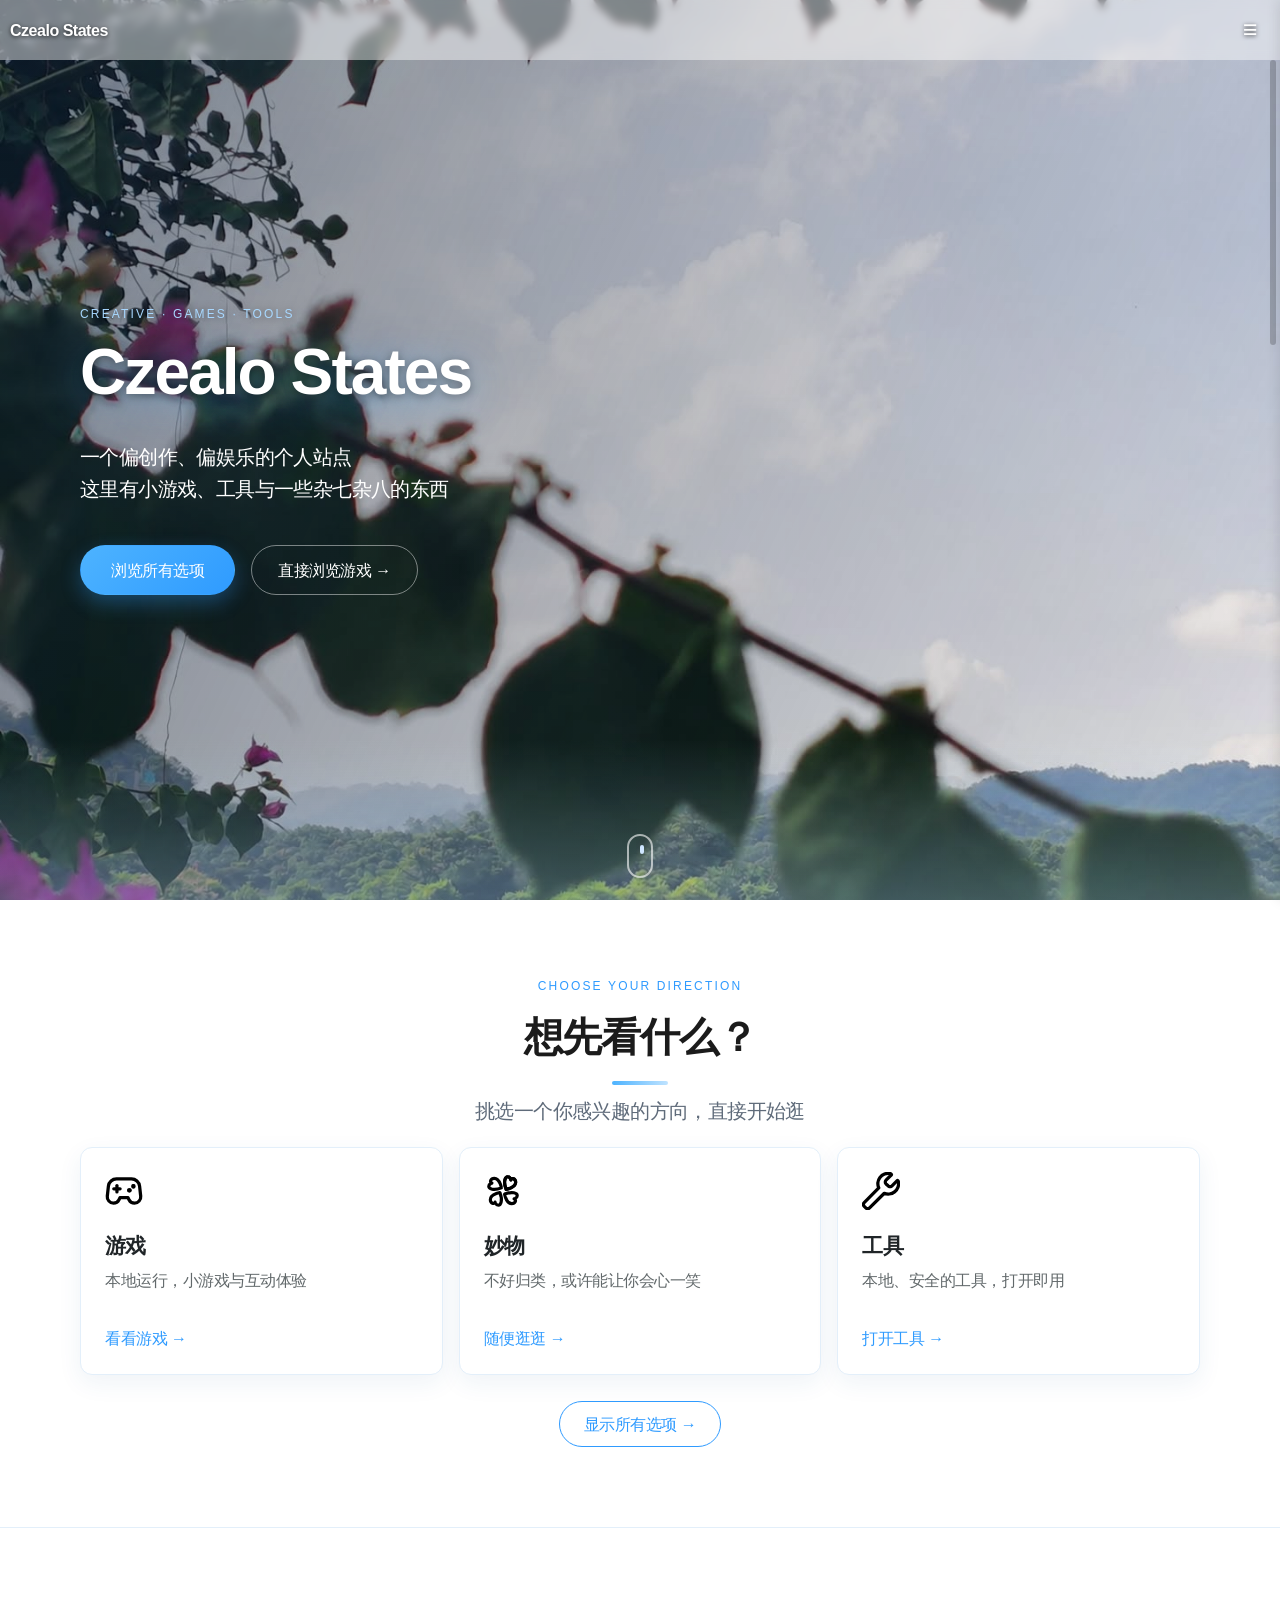
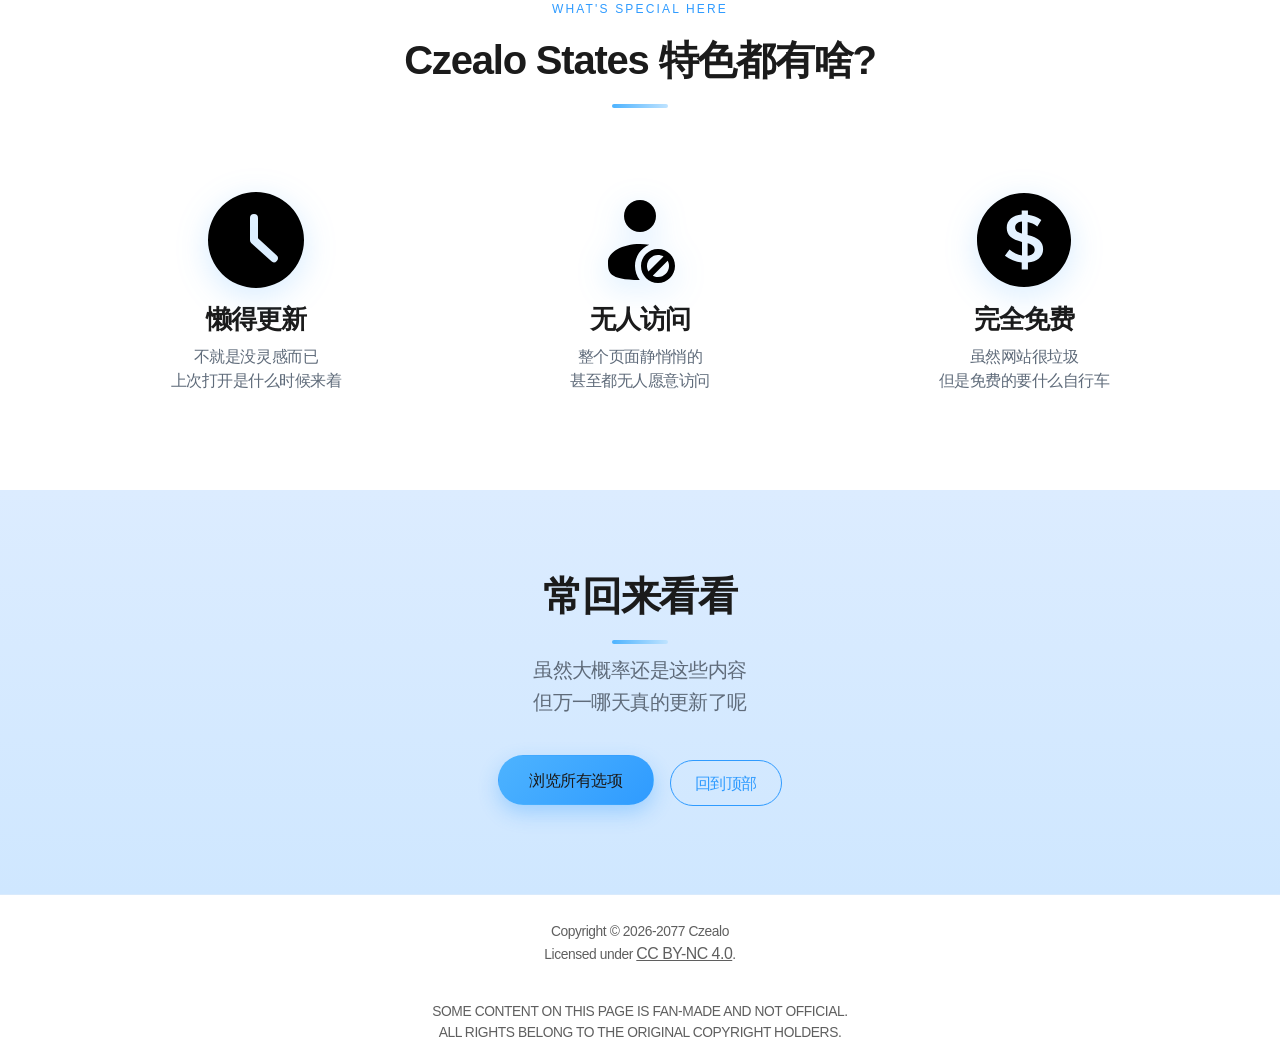
<file: index.html>
<!DOCTYPE html>
<html lang="zh-CN">
<head>
<meta charset="UTF-8">
<meta name="viewport" content="width=device-width, initial-scale=1.0">
<meta name="theme-color" content="#eef6ff">
<meta name="description" content="Czealo States —— 一个偏创作、偏娱乐的个人站点：本地小游戏、实用工具与各种杂七杂八的东西。">
<meta name="author" content="Czealo">
<meta property="og:site_name" content="Czealo States">
<meta property="og:type" content="website">
<meta property="og:title" content="Czealo States - 个人创作、游戏与工具">
<meta property="og:description" content="一个偏创作、偏娱乐的个人站点，这里有小游戏、工具与一些杂七杂八的东西。">
<meta property="og:locale" content="zh_CN">
<title>Czealo States - 个人创作、游戏与工具</title>
<link rel="icon" type="image/png" href="/favicon.png">
<link rel="dns-prefetch" href="https://font.kivo.wiki">
<link rel="preconnect" href="https://font.kivo.wiki" crossorigin>
<link rel="preload" as="image" href="/_assets/gallery/bg.jpg" fetchpriority="high">
<link rel="stylesheet" href="/_assets/style/common.css">
<link rel="stylesheet" href="./index.css">
</head>
<body>
<a class="skip-link" href="#main">跳到主要内容</a>

<!-- 背景：移动端显示图片，桌面端播放视频 -->
<div class="bg" aria-hidden="true"></div>
<script>
(function () {
  var background = document.querySelector('.bg');
  if (!background) return;

  // 背景高度实时撑满视口高度
  var viewport = window.visualViewport;
  var updateBackgroundHeight = function () {
    background.style.height = (viewport ? viewport.height : window.innerHeight) + 'px';
  };
  updateBackgroundHeight();
  window.addEventListener('resize', updateBackgroundHeight);
  if (viewport) viewport.addEventListener('resize', updateBackgroundHeight);

  // 手机 / 触屏设备使用图片背景，桌面端使用视频背景（设置页可强制图片）
  var isMobile = localStorage.getItem('czealo_bg_static') === '1'
    || /Android|iPhone|iPad|iPod|Mobile|HarmonyOS|HuaweiBrowser/i.test(navigator.userAgent)
    || (navigator.maxTouchPoints > 1 && /Macintosh/.test(navigator.userAgent))
    || window.matchMedia('(hover: none), (pointer: coarse)').matches;
  background.replaceChildren();

  if (isMobile) {
    var img = document.createElement('img');
    img.src = '/_assets/gallery/bg.jpg';
    img.alt = '';
    background.appendChild(img);
    return;
  }

  var video = document.createElement('video');
  video.autoplay = true;
  video.muted = true;
  video.loop = true;
  video.playsInline = true;
  video.setAttribute('controlslist', 'nodownload');
  video.draggable = false;
  video.poster = '/_assets/gallery/bg.jpg';
  video.addEventListener('contextmenu', function (e) { e.preventDefault(); });
  var source = document.createElement('source');
  source.src = '/_assets/gallery/bg.mp4';
  source.type = 'video/mp4';
  video.appendChild(source);
  background.appendChild(video);
  video.play().catch(function () {});
})();
</script>

<main id="main">
<section class="page hero">
  <div class="gunmu">
    <p class="eyebrow">Creative · Games · Tools</p>
    <h1>Czealo States</h1>
    <p class="lead">一个偏创作、偏娱乐的个人站点<br>这里有小游戏、工具与一些杂七杂八的东西</p>
    <div class="actions">
      <a class="transbtn" href="nav.html">浏览所有选项</a>
      <a class="go" href="/games/index.html">直接浏览游戏 →</a>
    </div>
  </div>
  <div class="scroll-cue" aria-hidden="true"></div>
</section>

<section class="page2" id="cards">
  <div class="inner">
    <p class="eyebrow">Choose your direction</p>
    <h2 id="categories">想先看什么？</h2>
    <p class="lead">挑选一个你感兴趣的方向，直接开始逛</p>
    <div class="cards">
      <a class="card reveal" href="games/index.html" target="_blank" rel="noopener noreferrer">
        <img src="/_assets/icons/controller.svg" alt="" loading="lazy" decoding="async">
        <h3>游戏</h3>
        <p>本地运行，小游戏与互动体验</p>
        <span class="action">看看游戏 →</span>
      </a>
      <a class="card reveal" style="--d:.12s" href="contrap/index.html" target="_blank" rel="noopener noreferrer">
        <img src="/_assets/icons/clover.svg" alt="" loading="lazy" decoding="async">
        <h3>妙物</h3>
        <p>不好归类，或许能让你会心一笑</p>
        <span class="action">随便逛逛 →</span>
      </a>
      <a class="card reveal" style="--d:.24s" href="tools/index.html" target="_blank" rel="noopener noreferrer">
        <img src="/_assets/icons/spanner.svg" alt="" loading="lazy" decoding="async">
        <h3>工具</h3>
        <p>本地、安全的工具，打开即用</p>
        <span class="action">打开工具 →</span>
      </a>
    </div>
    <a href="/nav.html" class="go reveal">显示所有选项 →</a>
  </div>
</section>

<section class="page2" id="desx">
  <p class="eyebrow">What's special here</p>
  <h2>Czealo States 特色都有啥?</h2>
  <div id="descs">
    <div class="desc reveal">
      <img src="/_assets/icons/clock.svg" alt="" loading="lazy" decoding="async">
      <h3>懒得更新</h3>
      <p>不就是没灵感而已<br>上次打开是什么时候来着</p>
    </div>
    <div class="desc reveal" style="--d:.12s">
      <img src="/_assets/icons/userblock.svg" alt="" loading="lazy" decoding="async">
      <h3>无人访问</h3>
      <p>整个页面静悄悄的<br>甚至都无人愿意访问</p>
    </div>
    <div class="desc reveal" style="--d:.24s">
      <img src="/_assets/icons/usd.svg" alt="" loading="lazy" decoding="async">
      <h3>完全免费</h3>
      <p>虽然网站很垃圾<br>但是免费的要什么自行车</p>
    </div>
  </div>
</section>

<section class="page2" id="cta">
  <h2>常回来看看</h2>
  <p class="lead">虽然大概率还是这些内容<br>但万一哪天真的更新了呢</p>
  <div class="actions">
    <a class="transbtn" href="nav.html">浏览所有选项</a>
    <a class="go" href="#">回到顶部</a>
  </div>
</section>
</main>

<script src="/_assets/script/boot_anim.js"></script>
<script src="/_assets/script/footer.js"></script>
<script src="/_assets/navbar/nav.js"></script>
<script>
// 区块滚动显现；不支持或偏好减少动效时直接显示
(function () {
  var items = document.querySelectorAll('.reveal');
  if (!items.length) return;
  document.documentElement.classList.add('js-reveal');
  if (!('IntersectionObserver' in window)
      || window.matchMedia('(prefers-reduced-motion: reduce)').matches
      || localStorage.getItem('czealo_no_anim') === '1') {
    document.documentElement.classList.add('no-anim');
    items.forEach(function (el) { el.classList.add('in'); });
    return;
  }
  var observer = new IntersectionObserver(function (entries) {
    entries.forEach(function (entry) {
      if (entry.isIntersecting) {
        entry.target.classList.add('in');
        observer.unobserve(entry.target);
      }
    });
  }, { threshold: 0.15 });
  items.forEach(function (el) { observer.observe(el); });
})();
</script>
</body>
</html>
</file>
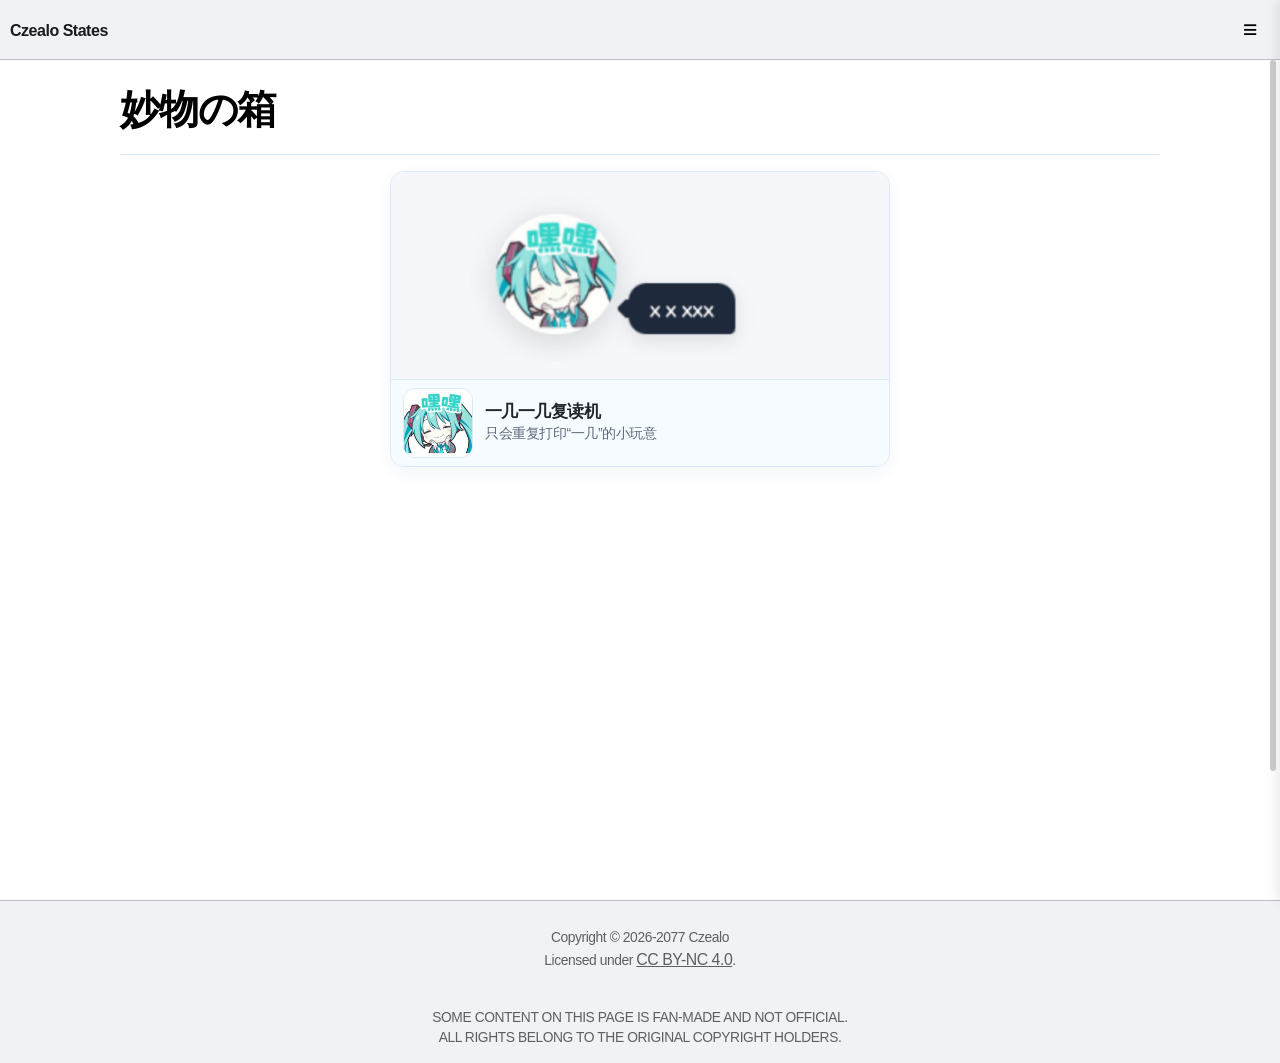
<file: contrap/index.html>
<!DOCTYPE html>
<html lang="zh-CN">
<head>
<meta charset="UTF-8">
<meta name="viewport" content="width=device-width, initial-scale=1.0">
<title>Czealo States - 妙物</title>
<link rel="icon" type="image/png" href="/favicon.png">
<link rel="stylesheet" href="/_assets/style/common.css">
<link rel="stylesheet" href="/_assets/style/pagecard.css">
</head>
<body>
<div class="page2 pagecard-page">
  <h1>妙物の箱</h1>
  <div id="app"></div>
</div>

<script src="/_assets/script/pageitem.js"></script>
<script src="/_assets/script/footer.js"></script>
<script src="/_assets/navbar/nav.js"></script>
</body>
</html>
</file>
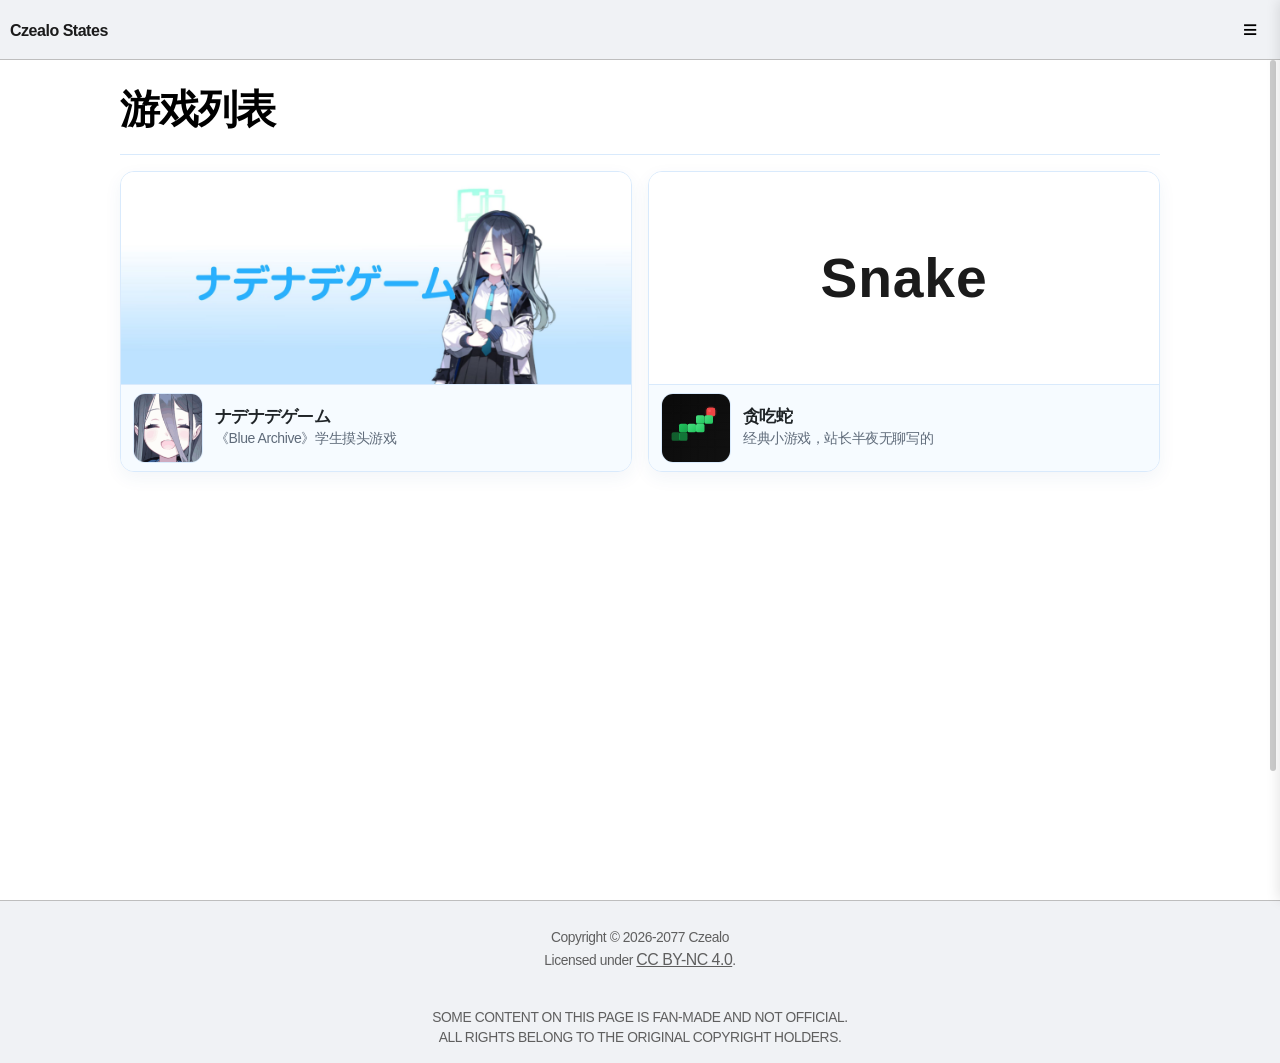
<file: games/index.html>
<!DOCTYPE html>
<html lang="zh-CN">
<head>
<meta charset="UTF-8">
<meta name="viewport" content="width=device-width, initial-scale=1.0">
<title>Czealo States - 游戏</title>
<link rel="icon" type="image/png" href="/favicon.png">
<link rel="stylesheet" href="/_assets/style/common.css">
<link rel="stylesheet" href="/_assets/style/pagecard.css">
</head>
<body>
<div class="page2 pagecard-page">
  <h1>游戏列表</h1>
  <div id="app"></div>
</div>

<script src="/_assets/script/pageitem.js"></script>
<script src="/_assets/script/footer.js"></script>
<script src="/_assets/navbar/nav.js"></script>
</body>
</html>
</file>
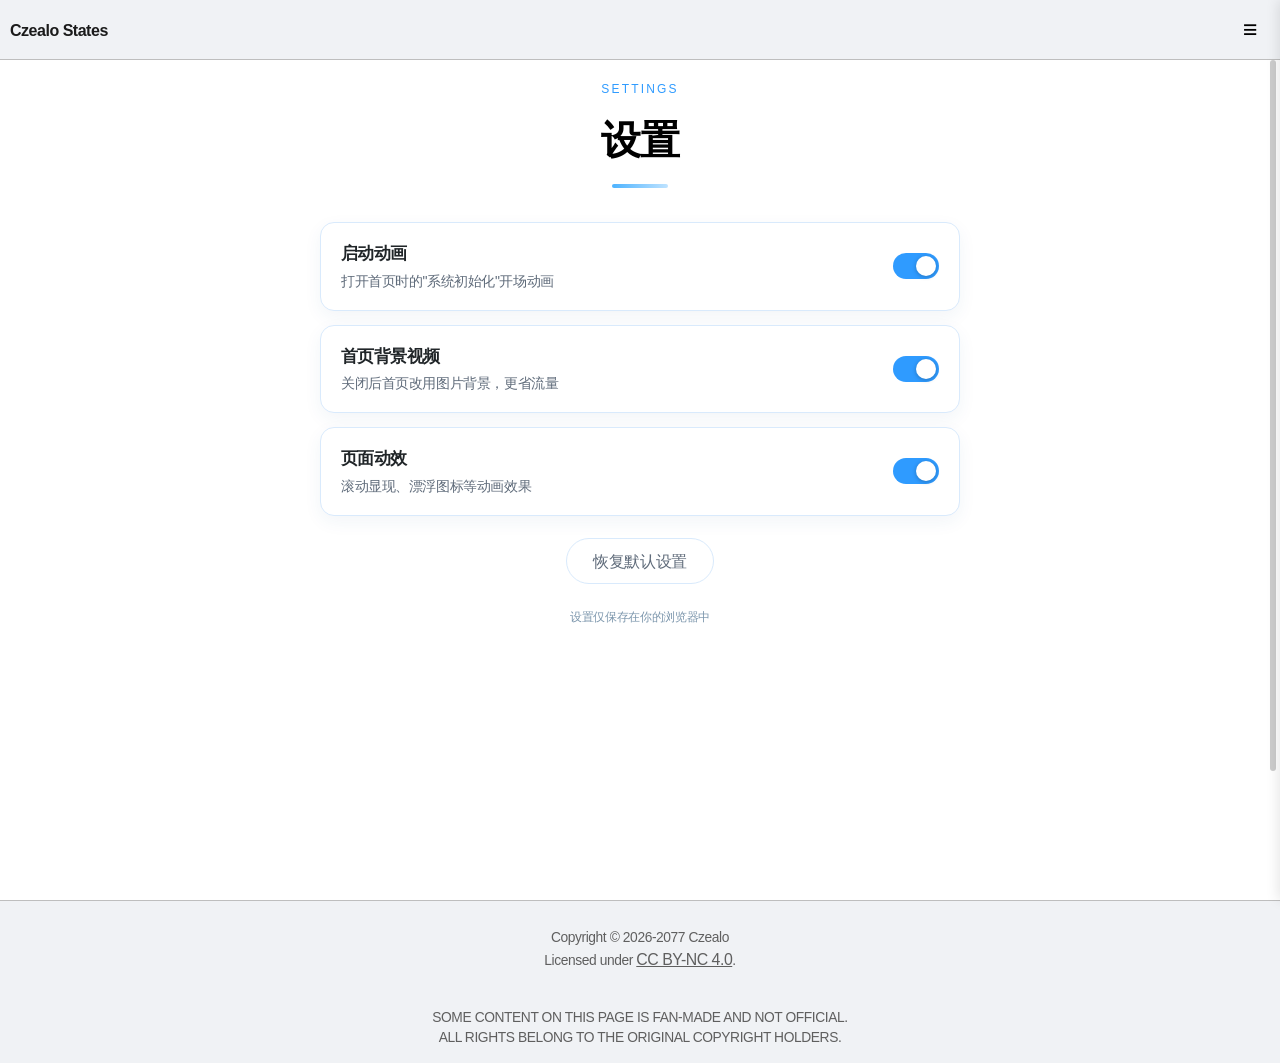
<file: settings/index.html>
<!DOCTYPE html>
<html lang="zh-CN">
<head>
<meta charset="UTF-8">
<meta name="viewport" content="width=device-width, initial-scale=1.0">
<title>Czealo States - 设置</title>
<link rel="icon" type="image/png" href="/favicon.png">
<link rel="stylesheet" href="/_assets/style/common.css">
<style>
.eyebrow{
  display:inline-block;
  margin:0 auto 8px;
  color:#2f9bff;
  font-size:12px;
  letter-spacing:.18em;
  text-transform:uppercase;}
.set-page{
  display:flex;
  flex-direction:column;
  align-items:center;
  min-height:calc(100vh - 60px);
  padding:20px 16px 0;
  background:#fff;
  text-align:center;}
.set-page h1{margin:4px auto 10px;}
.set-page h1::after{
  content:"";
  display:block;
  width:56px;
  height:4px;
  margin:14px auto 0;
  border-radius:4px;
  background:linear-gradient(90deg,#4db3ff,#bfe3ff);}
.set-list{
  width:min(100%,640px);
  margin:24px auto;
  display:flex;
  flex-direction:column;
  gap:14px;}
.set-row{
  display:flex;
  align-items:center;
  justify-content:space-between;
  gap:16px;
  padding:18px 20px;
  border:1px solid #d9eafc;
  border-radius:14px;
  background:#fff;
  box-shadow:0 6px 18px rgba(31,80,140,.06);
  text-align:left;}
.set-row h3{margin:0;color:#202528;font-size:17px;}
.set-row p{margin:4px 0 0;color:#5f6b7a;font-size:14px;text-align:left;line-height:1.5;}
.switch{position:relative;display:inline-block;width:46px;height:26px;flex-shrink:0;}
.switch input{opacity:0;width:0;height:0;}
.slider{
  position:absolute;
  inset:0;
  border-radius:999px;
  background:#c9d4e3;
  transition:background .2s ease;
  cursor:pointer;}
.slider::before{
  content:"";
  position:absolute;
  left:3px;top:3px;
  width:20px;height:20px;
  border-radius:50%;
  background:#fff;
  box-shadow:0 1px 4px rgba(0,0,0,.25);
  transition:transform .2s ease;}
.switch input:checked + .slider{background:#2f9bff;}
.switch input:checked + .slider::before{transform:translateX(20px);}
.switch input:focus-visible + .slider{outline:2px solid #2f9bff;outline-offset:2px;}
.reset{
  align-self:center;
  margin-top:8px;
  padding:10px 26px;
  border:1px solid #d9eafc;
  border-radius:999px;
  background:#fff;
  color:#5f6b7a;
  font-family:inherit;
  font-size:inherit;
  cursor:pointer;
  transition:border-color .2s ease,color .2s ease;}
.reset:hover{border-color:#2f9bff;color:#2f9bff;}
.set-note{color:#7d97ad;font-size:12px;margin:0 0 32px;}
</style>
</head>
<body>
<div class="set-page">
  <p class="eyebrow">Settings</p>
  <h1>设置</h1>
  <div class="set-list">
    <div class="set-row">
      <div>
        <h3>启动动画</h3>
        <p>打开首页时的"系统初始化"开场动画</p>
      </div>
      <label class="switch"><input type="checkbox" id="opt-boot"><span class="slider"></span></label>
    </div>
    <div class="set-row">
      <div>
        <h3>首页背景视频</h3>
        <p>关闭后首页改用图片背景，更省流量</p>
      </div>
      <label class="switch"><input type="checkbox" id="opt-bg"><span class="slider"></span></label>
    </div>
    <div class="set-row">
      <div>
        <h3>页面动效</h3>
        <p>滚动显现、漂浮图标等动画效果</p>
      </div>
      <label class="switch"><input type="checkbox" id="opt-anim"><span class="slider"></span></label>
    </div>
    <button class="reset" id="opt-reset">恢复默认设置</button>
  </div>
  <p class="set-note">设置仅保存在你的浏览器中</p>
</div>

<script>
(function () {
  var boot = document.getElementById('opt-boot');
  var bg = document.getElementById('opt-bg');
  var anim = document.getElementById('opt-anim');
  boot.checked = localStorage.getItem('czealo_no_boot') !== '1';
  bg.checked = localStorage.getItem('czealo_bg_static') !== '1';
  anim.checked = localStorage.getItem('czealo_no_anim') !== '1';
  boot.addEventListener('change', function () {
    if (boot.checked) localStorage.removeItem('czealo_no_boot');
    else localStorage.setItem('czealo_no_boot', '1');
  });
  bg.addEventListener('change', function () {
    if (bg.checked) localStorage.removeItem('czealo_bg_static');
    else localStorage.setItem('czealo_bg_static', '1');
  });
  anim.addEventListener('change', function () {
    if (anim.checked) localStorage.removeItem('czealo_no_anim');
    else localStorage.setItem('czealo_no_anim', '1');
  });
  document.getElementById('opt-reset').addEventListener('click', function () {
    localStorage.removeItem('czealo_no_boot');
    localStorage.removeItem('czealo_bg_static');
    localStorage.removeItem('czealo_no_anim');
    location.reload();
  });
})();
</script>
<script src="/_assets/script/footer.js"></script>
<script src="/_assets/navbar/nav.js"></script>
</body>
</html>
</file>
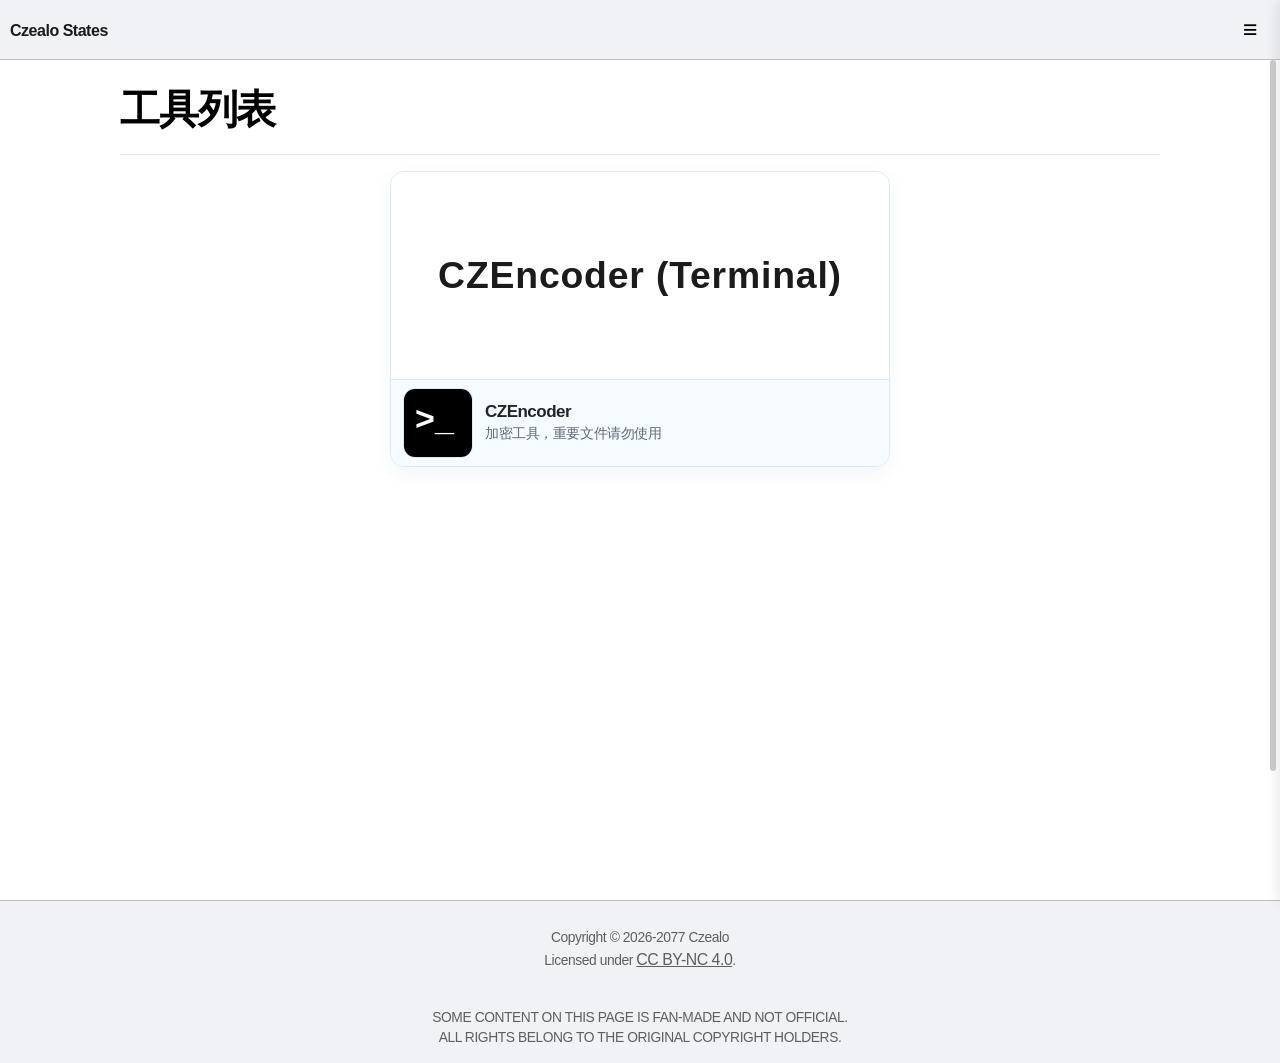
<file: tools/index.html>
<!DOCTYPE html>
<html lang="zh-CN">
<head>
<meta charset="UTF-8">
<meta name="viewport" content="width=device-width, initial-scale=1.0">
<title>Czealo States - 工具</title>
<link rel="icon" type="image/png" href="/favicon.png">
<link rel="stylesheet" href="/_assets/style/common.css">
<link rel="stylesheet" href="/_assets/style/pagecard.css">
</head>
<body>
<div class="page2 pagecard-page">
  <h1>工具列表</h1>
  <div id="app"></div>
</div>

<script src="/_assets/script/pageitem.js"></script>
<script src="/_assets/script/footer.js"></script>
<script src="/_assets/navbar/nav.js"></script>
</body>
</html>
</file>
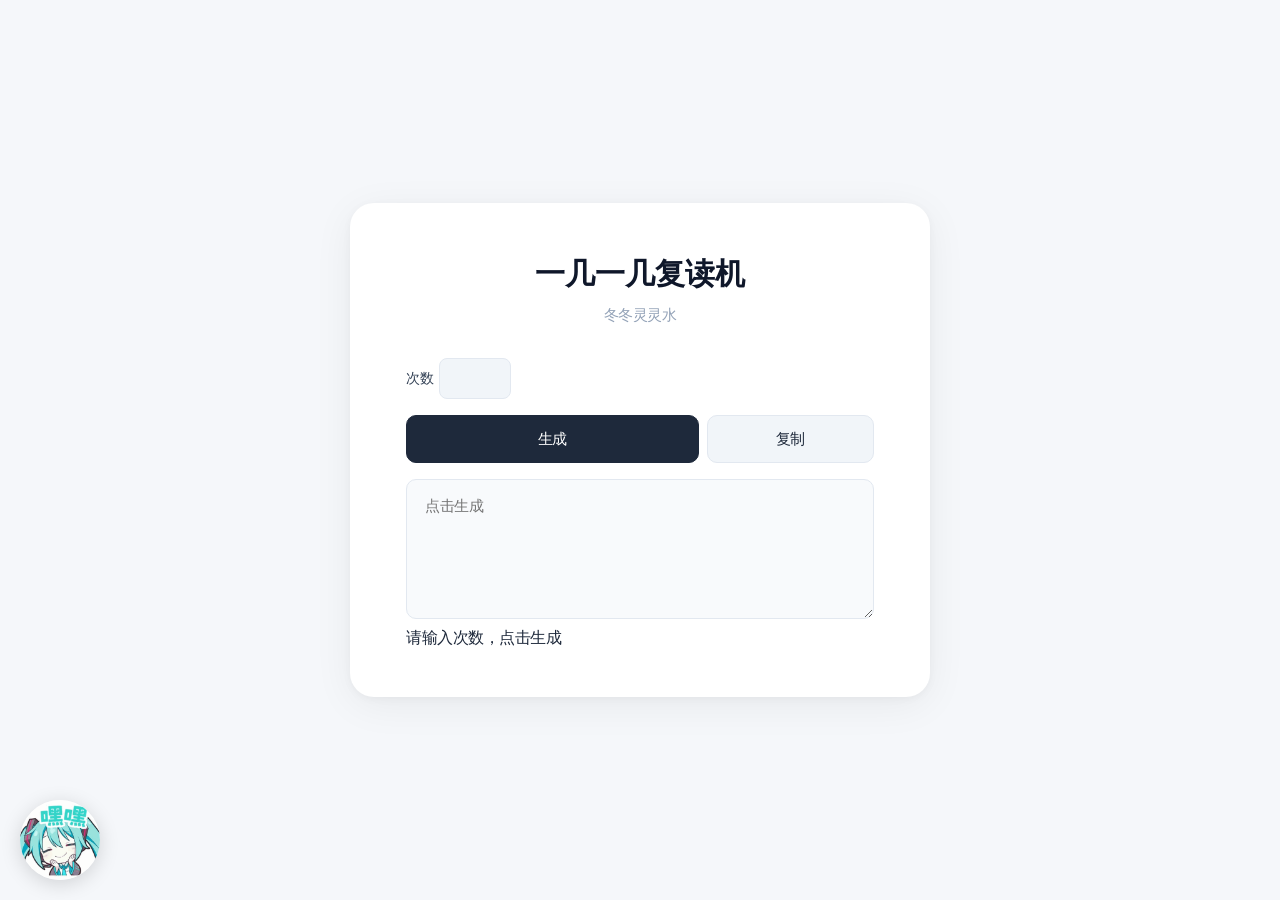
<file: contrap/yiji-repeater/index.html>
<!DOCTYPE html>
<html>
<head>
<meta charset="UTF-8">
<meta name="viewport" content="width=device-width, initial-scale=1.0, maximum-scale=1.0, user-scalable=yes">
<title>一几一几复读机</title>
<link rel="icon" type="image/png" href="favicon.png">
<link rel="stylesheet" href="/_assets/style/common.css">
<link rel="stylesheet" href="style.css">
<style>
#avatarWrapper {
position: fixed;
z-index: 9999;
pointer-events: none;
left: 20px;
bottom: 20px;
display: flex;
align-items: flex-end;
gap: 8px;}

#flyingAvatar {
width: 80px;
height: 80px;
border-radius: 50%;
object-fit: cover;
box-shadow: 0 4px 20px rgba(0, 0, 0, 0.15);
display: block;
pointer-events: auto;
cursor: pointer;
flex-shrink: 0;
order: 0;}

#speechBubble {
position: relative;
background: #1e293b;
color: #fff;
padding: 6px 14px;
border-radius: 12px 12px 4px 12px;
font-size: 14px;
max-width: 200px;
word-break: break-word;
text-align: center;
opacity: 0;
transition: opacity 0.3s ease;
box-shadow: 0 4px 12px rgba(0, 0, 0, 0.1);
pointer-events: none;
font-family: -apple-system, BlinkMacSystemFont, 'Segoe UI', Roboto, sans-serif;
writing-mode: horizontal-tb;
letter-spacing: normal;
line-height: 1.5;
order: 1;}

#speechBubble::after {
content: '';
position: absolute;
left: -6px;
top: 50%;
transform: translateY(-50%) rotate(45deg);
width: 10px;
height: 10px;
background: #1e293b;
border-radius: 2px;}

@media (max-width: 480px) {
#avatarWrapper {
left: 6px !important;
bottom: 6px !important;
gap: 4px;}

#flyingAvatar {
width: 56px;
height: 56px;}

#speechBubble {
font-size: 12px !important;
padding: 4px 10px !important;
max-width: 140px !important;
}}
</style>
</head>
<body>
<div id="avatarWrapper">
<img id="flyingAvatar" src="favicon.png" alt="冬">
<div id="speechBubble">
<span id="bubbleText">一几一几！</span>
</div>
</div>
<div class="box">
<h2>一几一几复读机</h2>
<div class="subtitle">冬冬灵灵水</div>
<div class="row">
<label>
<span>次数</span>
<input type="number" id="countInput" min="1" max="9999" value="">
</label>
</div>
<div class="btn-row">
<button class="generate-btn" id="generateBtn">生成</button>
<button class="copy-btn" id="copyBtn">复制</button>
</div>
<textarea id="outputArea" readonly placeholder="点击生成"></textarea>
<div class="hint" id="hintInfo">一几一几一几一几</div>

</div>
<script>
!function(){const e=document.getElementById("countInput"),t=document.getElementById("generateBtn"),n=document.getElementById("copyBtn"),o=document.getElementById("outputArea"),r=document.getElementById("hintInfo");function a(){const t=e.value.trim();if(""===t){o.value="",r.textContent="请输入次数";return}let n=parseInt(t,10);if(isNaN(n)||n<1){o.value="",r.textContent="请输入有效的正整数";return}n>9999&&(n=9999,e.value=n);const a="一几".repeat(n);o.value=a,r.textContent=`已生成 ${n} 次，共 ${a.length} 个字符`}function c(){const e=o.value;if(!e){r.textContent="没有内容可复制，请先生成";return}if(navigator.clipboard&&navigator.clipboard.writeText)navigator.clipboard.writeText(e).then(()=>{r.textContent="已复制到剪贴板！",setTimeout(()=>{const e=Math.floor(o.value.length/2);r.textContent=`共 ${e} 次 · 已复制`},2e3)}).catch(()=>{s(e)});else s(e)}function s(t){o.select(),o.setSelectionRange(0,99999);try{document.execCommand("copy"),r.textContent="已复制到剪贴板！",setTimeout(()=>{const e=Math.floor(o.value.length/2);r.textContent=`共 ${e} 次 · 已复制`},2e3)}catch(e){r.textContent="复制失败，请手动选择复制"}o.blur()}t.addEventListener("click",function(e){e.preventDefault(),a()}),n.addEventListener("click",function(e){e.preventDefault(),c()}),e.addEventListener("input",function(){clearTimeout(window._timer),window._timer=setTimeout(a,200)}),window.addEventListener("load",function(){o.value="",r.textContent="请输入次数，点击生成"})}(),function(){const e=document.getElementById("speechBubble"),t=document.getElementById("bubbleText"),n=document.getElementById("flyingAvatar");if(!e||!t)return;const o=[
"一几一几！",
"冬冬灵灵水NB！",
"再来一次！",
"好无聊啊",
"我瞅瞅你在干啥",
"一几一几一几一几一几",
"嘿嘿嘿",
"今天天气不错",
"你干什么呢？",
"冬冬灵灵水祝你天天开心",
"玩具狂奏曲终焉是神曲",
"x x xxx",
"哇，我是草履虫哎"
];let r=null,a=!1;function c(){const n=Math.floor(Math.random()*o.length);t.textContent=o[n],e.style.opacity="1",a=!0,r&&clearTimeout(r),r=setTimeout(()=>{e.style.opacity="0",a=!1,s()},3e3)}function s(){const e=4e3+6e3*Math.random();r=setTimeout(()=>{c()},e)}window.addEventListener("load",function(){setTimeout(c,1500),s()}),n&&n.addEventListener("click",function(){a&&(e.style.opacity="0",r&&clearTimeout(r)),c()})}();
</script>
<script>
!function(){
const countInput=document.getElementById("countInput"),generateButton=document.getElementById("generateBtn");
function updateCountParam(){
const url=new URL(window.location.href),raw=countInput.value.trim(),count=parseInt(raw,10);
if(raw&&Number.isFinite(count)&&count>0){url.searchParams.set("count",Math.min(count,9999))}
else{url.searchParams.delete("count")}
window.history.replaceState(null,"",url);
}
countInput.addEventListener("input",function(){
clearTimeout(window._timer);
updateCountParam();
});
generateButton.addEventListener("click",updateCountParam);
window.addEventListener("load",function(){
const value=new URLSearchParams(window.location.search).get("count");
if(value===null)return;
const count=parseInt(value,10);
if(!/^\d+$/.test(value)||!Number.isFinite(count)||count<1){updateCountParam();return}
countInput.value=Math.min(count,9999);
updateCountParam();
});
}();
</script>
</body>
</html>
</file>
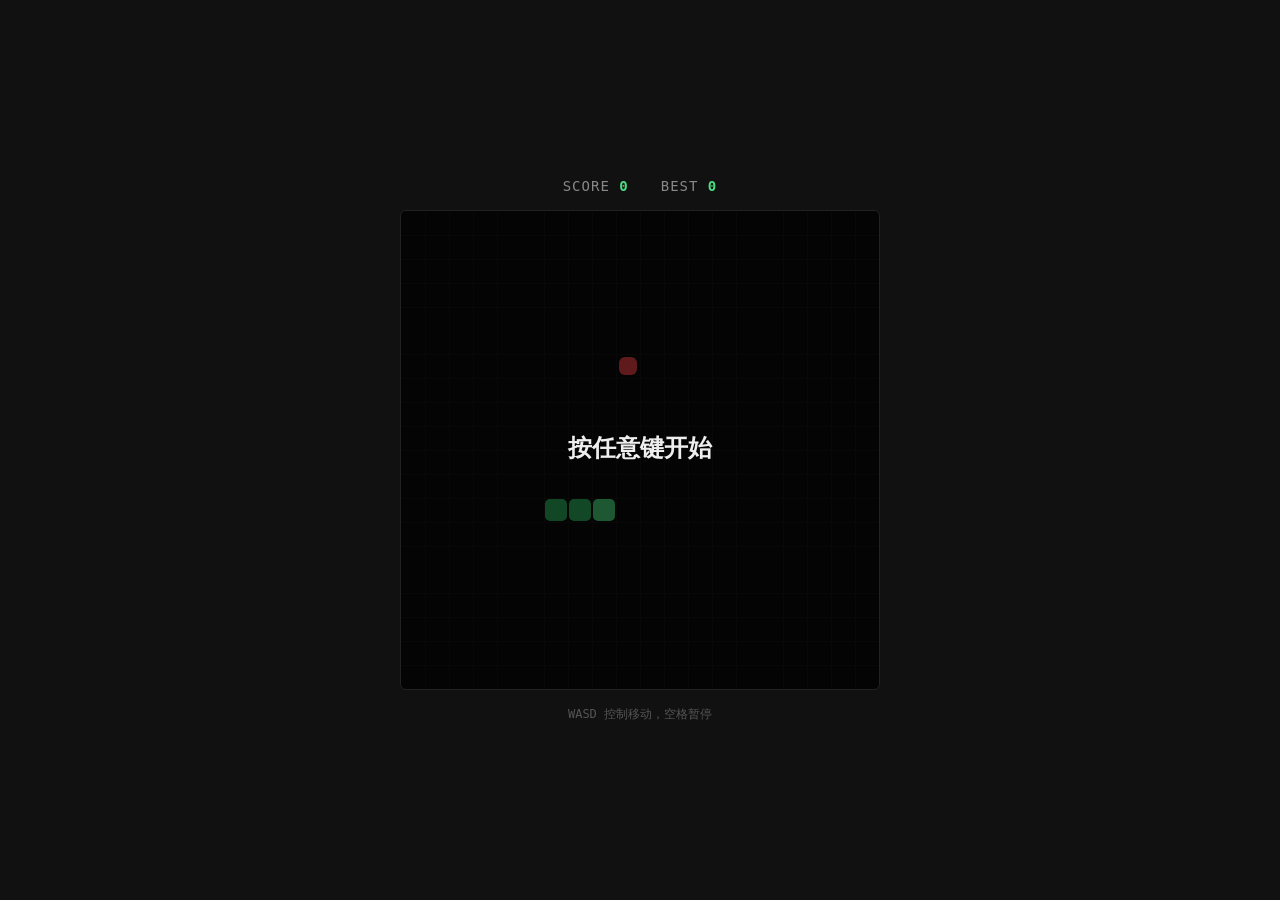
<file: games/snake/index.html>
<!DOCTYPE html>
<html>
<head>
<meta charset="UTF-8">
<meta name="viewport" content="width=device-width, initial-scale=1, viewport-fit=cover">
<title>Snake</title>
<link rel="stylesheet" href="./style.css">
<link rel="icon" type="image/png" href="/favicon.png">
</head>
<body>
  <div class="hud">
    <span>SCORE <b id="score">0</b></span>
    <span>BEST <b id="best"></b></span>
  </div>
  <canvas id="game" width="480" height="480"></canvas>
  <div class="touch-controls" aria-label="游戏控制">
    <button type="button" class="control up" data-dir="up" aria-label="向上">↑</button>
    <button type="button" class="control left" data-dir="left" aria-label="向左">←</button>
    <button type="button" class="control down" data-dir="down" aria-label="向下">↓</button>
    <button type="button" class="control right" data-dir="right" aria-label="向右">→</button>
    <button type="button" class="pause" data-action="pause" aria-label="暂停或继续">⏸</button>
  </div>
  <p class="tip">WASD 控制移动，空格暂停</p>
<script src="./main.js" defer></script>
</body>
</html>
</file>
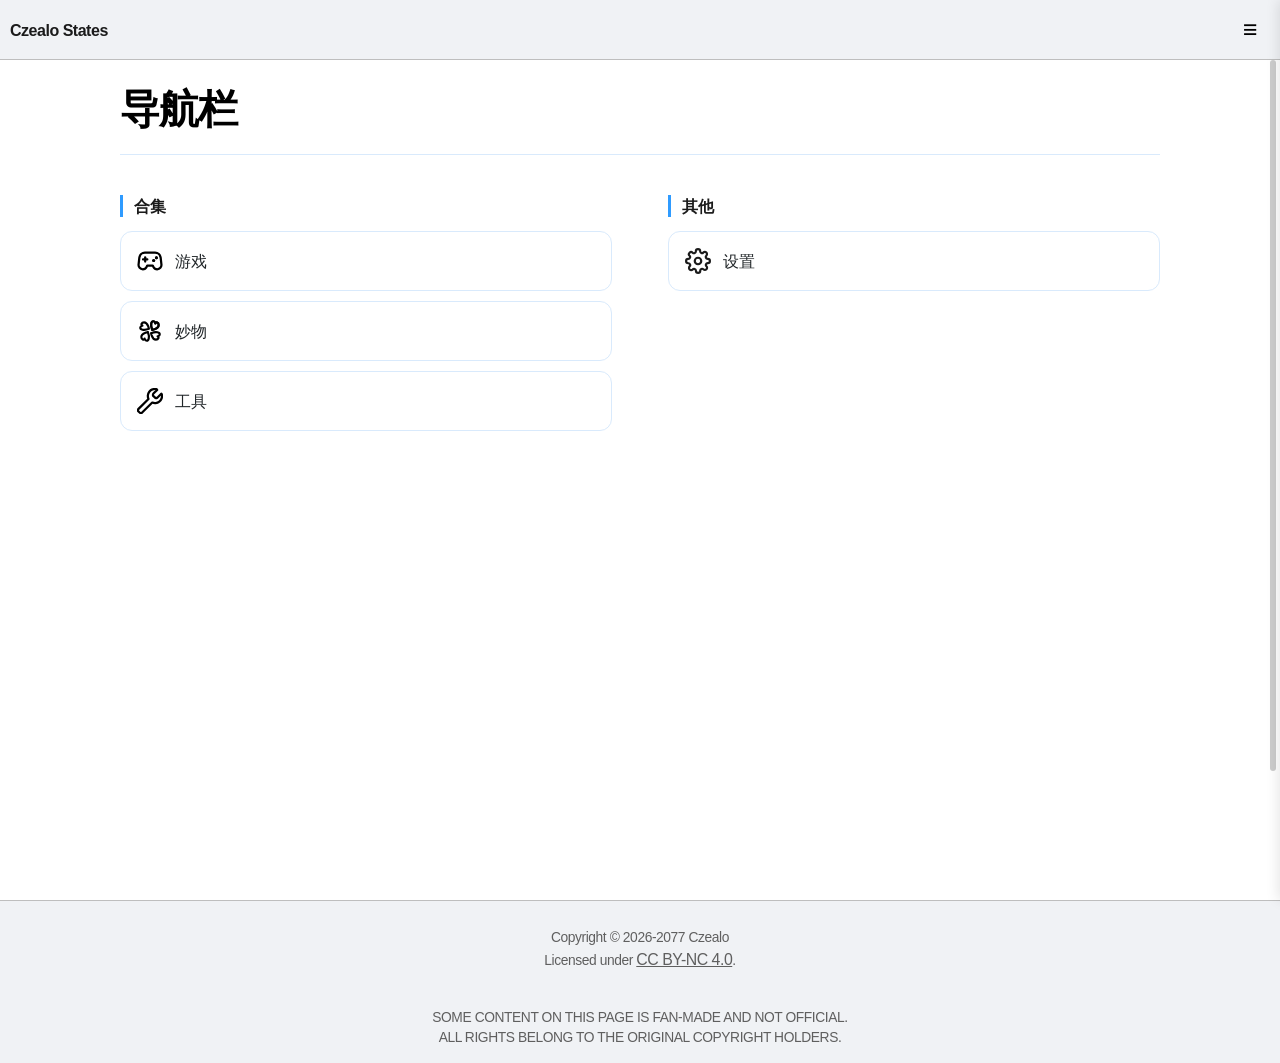
<file: nav.html>
<!DOCTYPE html>
<html lang="zh-CN">
<head>
<meta charset="UTF-8">
<meta name="viewport" content="width=device-width, initial-scale=1.0">
<title>Czealo States - 导航页</title>
<link rel="icon" type="image/png" href="/favicon.png">
<link rel="stylesheet" href="/_assets/style/common.css">
<link rel="stylesheet" href="/_assets/style/shelf.css">
</head>
<body>
<div class="options">
<h1>导航栏</h1>
<div class="shelf">
  <p>合集</p>
  <a href="games/index.html" class="itm">
  <img src="/_assets/icons/controller.svg">
  <span>游戏</span>
  </a>
  <a href="contrap/index.html" class="itm">
  <img src="/_assets/icons/clover.svg">
  <span>妙物</span>
  </a>
  <a href="tools/index.html" class="itm">
  <img src="/_assets/icons/spanner.svg">
  <span>工具</span>
  </a>
</div>
<div class="shelf">
  <p>其他</p>
  <a href="settings/index.html" class="itm">
  <img src="/_assets/icons/gear.svg">
  <span>设置</span>
  </a>
</div>
</div>

<script src="/_assets/script/footer.js"></script>
<script src="/_assets/navbar/nav.js"></script>
</body>
</html>
</file>
<file: _assets/style/common.css>
@import url('https://font.kivo.wiki/Blueaka/Blueaka.css');
@font-face {
  font-family: 'u30fc';
  src: url('/_assets/fonts/Blueaka_u30fc.ttf') format('truetype');
  font-weight: normal;
  font-style: normal;}
* {
  scrollbar-width: none;
  -ms-overflow-style: none;}
*::-webkit-scrollbar {display: none !important;}
* {
  font-family: 'u30fc', 'Blueaka', sans-serif;
  line-height: 1.5;
  letter-spacing: -0.03em;
  box-sizing: border-box; margin: 0;
  -webkit-tap-highlight-color: transparent;}
p {text-align:center;}



.transbtn {
  padding: 10px 20px;
  border: 1px solid #fff;
  border-radius: 6px;
  text-decoration: none;
  background: rgba(255,255,255,.2);
  color: #fff;
  backdrop-filter: blur(8px);
  transition: background .18s ease,color .18s ease;}
.transbtn:hover {background:#fff;color:#1b1b1b;}

.go {color:#fff;text-decoration:underline;text-underline-offset:5px;}
.go:hover {color:#09f}



.bg {
  position: fixed;
  top: 0; left: 0;
  width: 100%;
  height: 100vh;
  height: 100dvh;
  z-index: -1;
  overflow: hidden;}
.bg video, .bg img {
  width: 100%;
  height: 100%;
  object-fit: cover;
  z-index: -1;
  display: block;}
.page {
  position: relative;
  isolation: isolate;
  display: flex;
  align-items: center;
  min-height: 100vh;
  padding: 120px max(24px, calc((100vw - 1120px) / 2));
  overflow: hidden;
  color: #fff;}
.page::before,.page4::before {
  content: "";
  position: absolute;
  inset: 0;
  z-index: -1;
  background:linear-gradient(90deg,
    rgba(14,19,23,.60),
    rgba(14,19,23,.36),
    rgba(14,19,23,.0));}
.page h1 {
  margin-bottom: 18px;
  font-size: 48px;
  line-height: 1.12;}
.page2, .page3 {
  align-items: center;
  position: relative;
  z-index: 1;
  padding: 0 10px;}
.page3 {
  display: flex;
  flex-direction: column;
  justify-content: center;}
.page2 a, .page3 a {color: #1b1b1b;}
.page2, .page3 {
  height: 100vh;
  background: #fff;}
.page3 h1 {margin-top: 20px;}
.page2 {text-align: center;}
.page4 {
  align-items: center;
  position: relative;
  z-index: 1;
  padding: 0 10px;
  padding: 120px max(24px, calc((100vw - 1120px) / 2));
  color: #fff;}



.footer {
  border-top: 1px solid #bebebe;
  background: #f0f2f5;
  display: flex;
  flex-direction: column;
  align-items: center;
  padding: 6px 0 0 0;}
.footer a {color: #1b1b1b; text-decoration: none;}
.copyr {
  display: flex;
  flex-direction: column;
  justify-content: center;
  text-align: center;
  font-size: 12px;
  margin-top: 20px;
  margin-bottom: 15px;
  color: #5f5f5f;}
.copyr a {
  color: #5f5f5f;
  text-decoration: underline;}
.footer h1, .footer h2,.footer h3,
.footer h4, .footer h5, .footer h6 {
  font-weight: 600;
  margin: 10px 0;
  margin-bottom: 6px;}



@media (min-width:800px) {
  h1 {font-size: 2.5em;}
  h2 {font-size: 1.6em;}
  .copyr a, .copyr p {font-size: 1.15em;}
  .page h1 {font-size: 64px;}
}
</file>
<file: index.css>
/* 修复：nav.js 运行时注入 body{margin-top:60px}（供其他页让出固定导航栏），
   首页首屏需顶满浏览器顶部，故在此抵消 */
body{margin-top:0 !important;}

/* ========== 首屏 Hero（无卡片，文字直铺背景） ========== */
.gunmu{
  max-width:720px;
  display:flex;
  flex-direction:column;
  align-items:flex-start;
  justify-content:center;
  gap:14px;
  text-align:left;}
.hero h1{
  color:#fff;
  text-shadow:0 2px 10px rgba(0,0,0,.35),0 8px 44px rgba(79,179,255,.5);}
.eyebrow{
  display:inline-block;
  font-size:12px;
  letter-spacing:.18em;
  text-transform:uppercase;
  color:#a8d8ff;
  text-shadow:0 1px 8px rgba(0,0,0,.5);}
.actions{
  display:flex;
  align-items:center;
  flex-wrap:wrap;
  gap:12px 16px;
  margin-top:26px;}
.lead{
  max-width:640px;
  font-size:20px;
  line-height:1.6;
  color:#fff;
  text-align:left;}
.transbtn{
  padding:12px 30px;
  border:1px solid transparent;
  border-radius:999px;
  background:linear-gradient(135deg,#4db3ff 0%,#2f9bff 100%);
  color:#fff;
  text-decoration:none;
  box-shadow:0 8px 20px rgba(47,155,255,.32);
  transition:background .2s ease,transform .2s ease,box-shadow .2s ease;}
.transbtn:hover{
  background:#1f87e8;
  color:#fff;
  transform:translateY(-2px);
  box-shadow:0 12px 26px rgba(47,155,255,.45);}
.hero .actions .go{
  padding:12px 26px;
  border:1px solid rgba(255,255,255,.45);
  border-radius:999px;
  color:#fff;
  text-decoration:none;
  transition:background .2s ease,border-color .2s ease,transform .2s ease;}
.hero .actions .go:hover{
  background:rgba(255,255,255,.12);
  border-color:rgba(255,255,255,.75);
  color:#fff;
  transform:translateY(-2px);}
.page::before{
  background:linear-gradient(115deg,
    rgba(8,24,46,.58),
    rgba(8,24,46,.30) 45%,
    rgba(8,24,46,0));}
.hero::after{
  content:"";
  position:absolute;
  z-index:-1;
  left:0;
  right:0;
  bottom:0;
  height:160px;
  background:linear-gradient(180deg,transparent,rgba(180,220,255,.30));
  pointer-events:none;}
.scroll-cue{
  position:absolute;
  left:50%;
  bottom:22px;
  width:26px;
  height:44px;
  border:2px solid rgba(255,255,255,.6);
  border-radius:999px;
  transform:translateX(-50%);}
.scroll-cue::before{
  content:"";
  position:absolute;
  left:50%;
  top:9px;
  width:4px;
  height:9px;
  border-radius:3px;
  background:#cfe6ff;
  animation:cue 1.8s ease-in-out infinite;}
@keyframes cue{
  0%{opacity:0;transform:translate(-50%,0);}
  30%{opacity:1;}
  100%{opacity:0;transform:translate(-50%,16px);}}
@media (max-height:640px){.scroll-cue{display:none;}}

/* ========== 区块公共 ========== */
.page2{display:flex;flex-direction:column;}
.page2 h2{
  margin:4px auto 10px;
  font-size:2em;
  color:#1b1b1b;}
.page2 h2::after{
  content:"";
  display:block;
  width:56px;
  height:4px;
  margin:14px auto 0;
  border-radius:4px;
  background:linear-gradient(90deg,#4db3ff,#bfe3ff);}
.page2 .eyebrow{
  margin:0 auto 8px;
  color:#2f9bff;
  text-shadow:none;}
.page2 .go{
  display:inline-block;
  margin-top:6px;
  padding:10px 24px;
  border:1px solid #2f9bff;
  border-radius:999px;
  color:#2f9bff;
  text-decoration:none;
  transition:background .2s ease,color .2s ease,transform .2s ease;}
.page2 .go:hover{
  background:#2f9bff;
  color:#fff;
  transform:translateY(-2px);}

/* ========== 卡片区 ========== */
#cards{
  height:auto;
  padding:72px 24px 80px;
  background:#fff;}
.inner{width:min(100%,1120px);margin:0 auto;}
.page2 .lead{
  max-width:none;
  margin:0 0 10px;
  color:#5f6b7a;
  text-align:center;}

.cards{
  display:flex;
  flex-direction:column;
  align-items:center;
  justify-content:center;
  gap:16px;
  margin:20px 0;}
.card{
  display:flex;
  width:100%;
  max-width:520px;
  flex-direction:column;
  align-items:flex-start;
  padding:24px;
  border:1px solid #e3effa;
  border-radius:12px;
  background:#fff;
  color:#202528 !important;
  text-align:left;
  text-decoration:none;
  box-shadow:0 8px 24px rgba(31,80,140,.07);
  transition:transform .25s ease,box-shadow .25s ease,border-color .25s ease;}
.card:hover{
  border-color:#2f9bff;
  transform:translateY(-6px);
  box-shadow:0 18px 40px rgba(47,155,255,.18);}
.card:hover .action{text-decoration:underline;}
.card img{
  width:38px;
  height:38px;
  object-fit:contain;
  margin-bottom:20px;
  transition:transform .25s ease;}
.card:hover img{transform:scale(1.08);}
.card h3{margin:0;font-size:21px;}
.card p{margin:6px 0 0;color:#62696b;text-align:left;}
.action{margin-top:auto;padding-top:18px;color:#2f9bff;}

/* ========== 特色区 ========== */
#desx{
  height:auto;
  padding:72px 10px 88px;
  border-top:1px solid #e3effa;
  background:#fff;}
#descs{
  display:flex;
  flex-direction:column;
  gap:40px;
  padding:44px max(24px,calc((100vw - 1120px)/2)) 0;}
.desc{
  margin:0 auto;
  width:100%;
  max-width:400px;
  display:flex;
  flex-direction:column;
  align-items:center;
  justify-content:center;
  padding:10px 5px;}
.desc p{color:#5f6b7a;}
.desc img{
  width:96px;
  height:auto;
  -webkit-user-select:none;
  user-select:none;
  -webkit-user-drag:none;
  pointer-events:none;
  filter:drop-shadow(0 8px 16px rgba(47,155,255,.20));
  animation:floatY 4.5s ease-in-out infinite;}
.desc:nth-child(2) img{animation-delay:.7s;}
.desc:nth-child(3) img{animation-delay:1.4s;}
.desc h3{margin:12px 0 6px;color:#1b1b1b;font-size:1.5em;}
@keyframes floatY{
  0%,100%{transform:translateY(0);}
  50%{transform:translateY(-6px);}}

/* ========== 底部 CTA ========== */
#cta{
  height:auto;
  padding:72px 24px 88px;
  background:linear-gradient(180deg,#dcecff,#cfe7ff);}
#cta .actions{justify-content:center;}

/* ========== 页脚 / 其他 ========== */
.footer{
  border-top:1px solid #d9eafc;
  background:#fff;}
.skip-link{
  position:fixed;
  top:8px;left:8px;
  z-index:10000;
  padding:10px 16px;
  border-radius:999px;
  background:#2f9bff;
  color:#fff;
  text-decoration:none;
  transform:translateY(-160%);
  transition:transform .2s ease;}
.skip-link:focus{transform:translateY(0);}
html.js-reveal .reveal:not(.in){opacity:0;}
html.js-reveal .reveal.in{
  animation:revealUp .8s cubic-bezier(.22,.61,.36,1) backwards;
  animation-delay:var(--d,0s);}
@keyframes revealUp{
  from{opacity:0;transform:translateY(26px);}
  to{opacity:1;transform:none;}}
@media (prefers-reduced-motion:reduce){
  .desc img,.scroll-cue::before{animation:none;}
  html.js-reveal .reveal.in{animation:none;}}
html.no-anim .desc img,
html.no-anim .scroll-cue::before,
html.no-anim .reveal.in{animation:none;}

@media (min-width:800px) {
  #descs{
    display:grid;
    grid-template-columns:repeat(3, minmax(0, 1fr));
    gap:80px;
    width:100%;
    max-width:1120px;
    margin:20px auto 0;
    padding-left:24px;
    padding-right:24px;
    justify-content:center;
    box-sizing:border-box;}
  .desc h3{font-size:1.6em;}
  .page2 h2{font-size:2.5em;}
  .cards{
    display:grid;
    grid-template-columns:repeat(3, minmax(0, 1fr));
    width:100%;
    max-width:1120px;
    margin:20px auto;
    gap:16px;}
  .card{
    width:100%;
    height:auto;
    min-height:228px;
    max-width:none;}
}
</file>
<file: _assets/style/pagecard.css>
/* ========== 页面容器（与 shelf.css 同构：同宽、同标题、同边距） ========== */
.page2.pagecard-page{
  display:flex;
  flex-direction:column;
  align-items:center;
  min-height:calc(100vh - 60px);
  height:auto;
  padding:24px max(16px,calc((100vw - 1040px)/2)) 72px;
  background:#fff;}
.pagecard-page h1{
  width:100%;
  margin:0;
  padding-bottom:20px;
  border-bottom:1px solid #d9eafc;
  text-align:left;
  line-height:1.25;}

/* ========== 列表区 ========== */
#app{
  display:flex;
  flex-wrap:wrap;
  justify-content:center;
  align-items:start;
  gap:16px;
  width:100%;
  margin:16px 0 0;
  padding:0;
  box-sizing:border-box;}
#app.has-multiple-items{
  display:grid;
  justify-content:start;
  grid-template-columns:minmax(0,1fr);}
#app.has-multiple-items .shelf{
  width:100%;
  max-width:none;}

.shelf{
  display:block;
  flex:0 1 100%;
  width:100%;
  max-width:500px;
  margin:0;
  overflow:hidden;
  border:1px solid #d9eafc;
  border-radius:14px;
  background:#fff;
  color:#202528;
  text-decoration:none;
  box-shadow:0 6px 18px rgba(31,80,140,.06);
  transition:border-color .2s ease,box-shadow .2s ease,transform .2s ease;}
.shelf:hover{
  border-color:#2f9bff;
  box-shadow:0 12px 28px rgba(47,155,255,.14);
  transform:translateY(-3px);}
.shelf:hover .pf{background:#eef6ff;}
.shelf:focus-visible{
  outline:2px solid #2f9bff;
  outline-offset:3px;}
.pfimg{
  display:block;
  width:100%;
  aspect-ratio:12/5;
  object-fit:cover;
  margin:0;
  border-bottom:1px solid #d9eafc;
  -webkit-user-select:none;
  user-select:none;
  -webkit-user-drag:none;
  pointer-events:none;}
.pf{
  display:flex;
  align-items:center;
  gap:12px;
  min-height:86px;
  margin:0;
  padding:8px 12px;
  background:#f6fbff;
  transition:background .2s ease;}
.pficon{
  width:70px;
  height:70px;
  flex-shrink:0;
  border:1px solid #d9eafc;
  border-radius:12px;
  object-fit:cover;
  -webkit-user-select:none;
  user-select:none;
  -webkit-user-drag:none;
  pointer-events:none;}
.pf .info{
  display:flex;
  flex:1;
  flex-direction:column;
  align-items:flex-start;
  min-width:0;}
.pf .info p,.pf .info h3{
  margin:0;
  text-align:left;
  overflow-wrap:anywhere;}
.pf .info h3{
  color:#202528;
  font-size:17px;
  line-height:1.35;}
.pf .info p{
  color:#5f6b7a;
  font-size:14px;
  line-height:1.4;}
.loading{
  flex:1 0 100%;
  padding:24px 0;
  color:#7b837e;
  font-size:16px;
  text-align:center;}

@media (min-width:800px){
  .shelf{flex-basis:calc((100% - 16px)/2);}
  #app.has-multiple-items{grid-template-columns:repeat(2,minmax(0,1fr));}
}
</file>
<file: contrap/yiji-repeater/style.css>
* {-webkit-tap-highlight-color: transparent;}

body {
    background: #f5f7fa;
    display: flex;
    justify-content: center;
    align-items: center;
    height: 100dvh;
    margin: 0;
    padding: 24px;
}
.box {
    background: #ffffff;
    border-radius: 20px;
    padding: 48px 56px;
    width: 100%;
    max-width: 580px;
    box-shadow: 0 8px 40px rgba(0, 0, 0, 0.06), 0 2px 8px rgba(0, 0, 0, 0.04);
    color: #1e293b;
}
h2 {
    text-align: center;
    font-size: 28px;
    margin: 0 0 8px 0;
    color: #0f172a;
    letter-spacing: 0;
    font-weight: 600;
}
.subtitle {
    text-align: center;
    font-size: 15px;
    color: #94a3b8;
    margin-bottom: 32px;
}
.row {
    display: flex;
    align-items: center;
    gap: 12px;
    margin-bottom: 14px;
    flex-wrap: wrap;
}
label {
    font-size: 14px;
    color: #334155;
    font-weight: 500;
    display: flex;
    align-items: center;
    gap: 6px;
}
input[type="number"] {
    background: #f1f5f9;
    border: 1px solid #e2e8f0;
    border-radius: 8px;
    color: #0f172a;
    padding: 8px 12px;
    width: 72px;
    font-family: inherit;
    font-size: 15px;
    outline: none;
    transition: 0.2s;
}
input[type="number"]:focus {
    border-color: #94a3b8;
    box-shadow: 0 0 0 3px rgba(148, 163, 184, 0.15);
}
input[type="checkbox"] {
    accent-color: #64748b;
    width: 17px;
    height: 17px;
    cursor: pointer;
}
.btn-row {
    display: flex;
    gap: 8px;
    margin: 16px 0 12px 0;
    flex-wrap: wrap;
}
.btn-row button {
    background: #f1f5f9;
    border: 1px solid #e2e8f0;
    border-radius: 10px;
    color: #1e293b;
    padding: 10px 16px;
    font-family: inherit;
    font-size: 14px;
    font-weight: 500;
    cursor: pointer;
    transition: 0.2s;
    flex: 1;
    min-height: 44px;
    touch-action: manipulation;
}
.btn-row button:hover {
    background: #e2e8f0;
}
.btn-row button:active {
    transform: scale(0.97);
}
.btn-row .generate-btn {
    background: #1e293b;
    border-color: #1e293b;
    color: #fff;
    flex: 2;
}
.btn-row .generate-btn:hover {
    background: #0f172a;
}
.btn-row .copy-btn {
    background: #f1f5f9;
    border-color: #e2e8f0;
    color: #1e293b;
    flex: 1;
}
.btn-row .copy-btn:hover {
    background: #e2e8f0;
}
textarea {
    width: 100%;
    height: 130px;
    background: #f8fafc;
    border: 1px solid #e2e8f0;
    border-radius: 10px;
    color: #0f172a;
    font-family: 'Courier New', monospace;
    font-size: 14px;
    padding: 14px 16px;
    resize: vertical;
    outline: none;
    box-sizing: border-box;
    line-height: 1.6;
    transition: 0.2s;
    margin-top: 4px;
}
textarea:focus {
    border-color: #94a3b8;
    box-shadow: 0 0 0 3px rgba(148, 163, 184, 0.1);
}
::selection {
    background: #cbd5e1;
    color: #0f172a;
}

@media (min-width: 600px) {
    body {
        padding: 40px;
    }
    .box {
        padding: 48px 56px;
        border-radius: 24px;
    }
    h2 {
        font-size: 30px;
    }
    .btn-row button {
        padding: 12px 20px;
        font-size: 15px;
        min-height: 48px;
    }
    textarea {
        height: 140px;
        font-size: 15px;
        padding: 16px 18px;
    }
}

@media (max-width: 480px) {
    body {
        padding: 12px;
        align-items: flex-start;
        padding-top: 20px;
    }
    .box {
        padding: 20px 16px;
        border-radius: 14px;
    }
    h2 {
        font-size: 22px;
    }
    .row {
        gap: 8px;
    }
    label {
        font-size: 14px;
    }
    input[type="number"] {
        width: 60px;
        padding: 8px 10px;
        font-size: 15px;
    }
    .btn-row {
        gap: 6px;
    }
    .btn-row button {
        padding: 12px 8px;
        font-size: 13px;
        min-height: 44px;
    }
    textarea {
        height: 160px;
        font-size: 14px;
        padding: 12px;
    }
}
</file>
<file: games/snake/style.css>
* {
  scrollbar-width: none;
  -ms-overflow-style: none;}
*::-webkit-scrollbar {display: none !important;}
* {box-sizing: border-box; margin: 0; padding: 0;}
body {
  display: flex;
  flex-direction: column;
  align-items: center;
  justify-content: center;
  min-height: 100dvh;
  min-height: 100svh;
  padding: max(16px, env(safe-area-inset-top)) 16px max(16px, env(safe-area-inset-bottom));
  background: #111;
  color: #eee;
  font-family: ui-monospace, Menlo, Consolas, monospace;
  gap: 16px;}

.hud {
  display: flex;
  gap: 32px;
  font-size: 14px;
  letter-spacing: 1px;
  color: #888;}
.hud b {color: #4ade80;}

canvas {
  display: block;
  width: min(92vw, 480px);
  height: auto;
  aspect-ratio: 1;
  background: #0a0a0a;
  border: 1px solid #222;
  border-radius: 6px;
  image-rendering: pixelated;
  touch-action: none;}

.touch-controls {
  display: none;
  width: min(92vw, 280px);
  height: 160px;
  position: relative;
  margin-top: 4px;}

.control,
.pause {
  position: absolute;
  width: 64px;
  height: 64px;
  border: 1px solid #333;
  border-radius: 16px;
  background: #1a1a1a;
  color: #eee;
  font: inherit;
  font-size: 28px;
  cursor: pointer;
  user-select: none;
  touch-action: manipulation;
}

.control:active,
.pause:active {background: #2a2a2a;}

.control.up {top: 0; left: 50%; transform: translateX(-50%);}
.control.left {left: 0; top: 48%; transform: translateY(-50%);}
.control.down {bottom: 0; left: 50%; transform: translateX(-50%);}
.control.right {right: 0; top: 48%; transform: translateY(-50%);}
.pause {top: 48%; right: 50%; transform: translate(50%, -50%);}

.tip {font-size: 12px; color: #555; text-align: center;}

@media (pointer: coarse) {
  .touch-controls {display: block;}
  .tip {font-size: 13px; color: #777;}
}

@media (max-width: 360px) {
  body {gap: 12px;}
  .hud {gap: 16px; font-size: 12px;}
  .touch-controls {height: 140px;}
  .control,
  .pause {width: 56px; height: 56px; border-radius: 14px; font-size: 24px;}
}
</file>
<file: _assets/style/shelf.css>
/* ========== 页面容器（与 pagecard.css 同构：同宽、同标题、同边距） ========== */
.options{
  display:flex;
  flex-direction:column;
  align-items:center;
  min-height:calc(100vh - 60px);
  padding:24px max(16px,calc((100vw - 1040px)/2)) 72px;
  background:#fff;}
.options h1{
  width:100%;
  margin:0;
  padding-bottom:20px;
  border-bottom:1px solid #d9eafc;
  text-align:left;
  line-height:1.25;}

/* ========== 分组与条目 ========== */
.shelf{
  width:100%;
  max-width:500px;
  padding:0;
  margin-top:20px;}
.shelf p{
  color:#1b1b1b;
  margin:0 0 14px;
  padding-left:11px;
  border-left:3px solid #2f9bff;
  font-weight:600;
  font-size:16px;
  text-align:left;
  line-height:1.4;}

.itm,.shelf-note{
  width:100%;
  min-height:60px;
  margin:0 0 10px;
  padding:8px 12px;
  border:1px solid #d9eafc;
  border-radius:12px;
  background:#fff;
  display:flex;
  align-items:center;
  text-decoration:none;
  transition:border-color .2s ease,background .2s ease,transform .2s ease;}
.itm img,.shelf-note img{
  width:26px;
  height:26px;
  margin:6px 12px 6px 4px;}
.itm span,.shelf-note span{
  color:#202528;
  font-size:16px;}
.itm:hover{
  border-color:#2f9bff;
  background:#f3f9ff;
  transform:translateY(-2px);}
.itm:focus-visible{
  outline:2px solid #2f9bff;
  outline-offset:2px;}

@media (min-width:800px){
  .options{
    display:grid;
    grid-template-columns:repeat(2,minmax(0,1fr));
    align-content:start;
    align-items:start;
    gap:40px 56px;}
  .options h1{grid-column:1/-1;}
  .shelf{
    width:100%;
    max-width:none;
    min-width:0;
    margin-top:0;}
}
</file>
